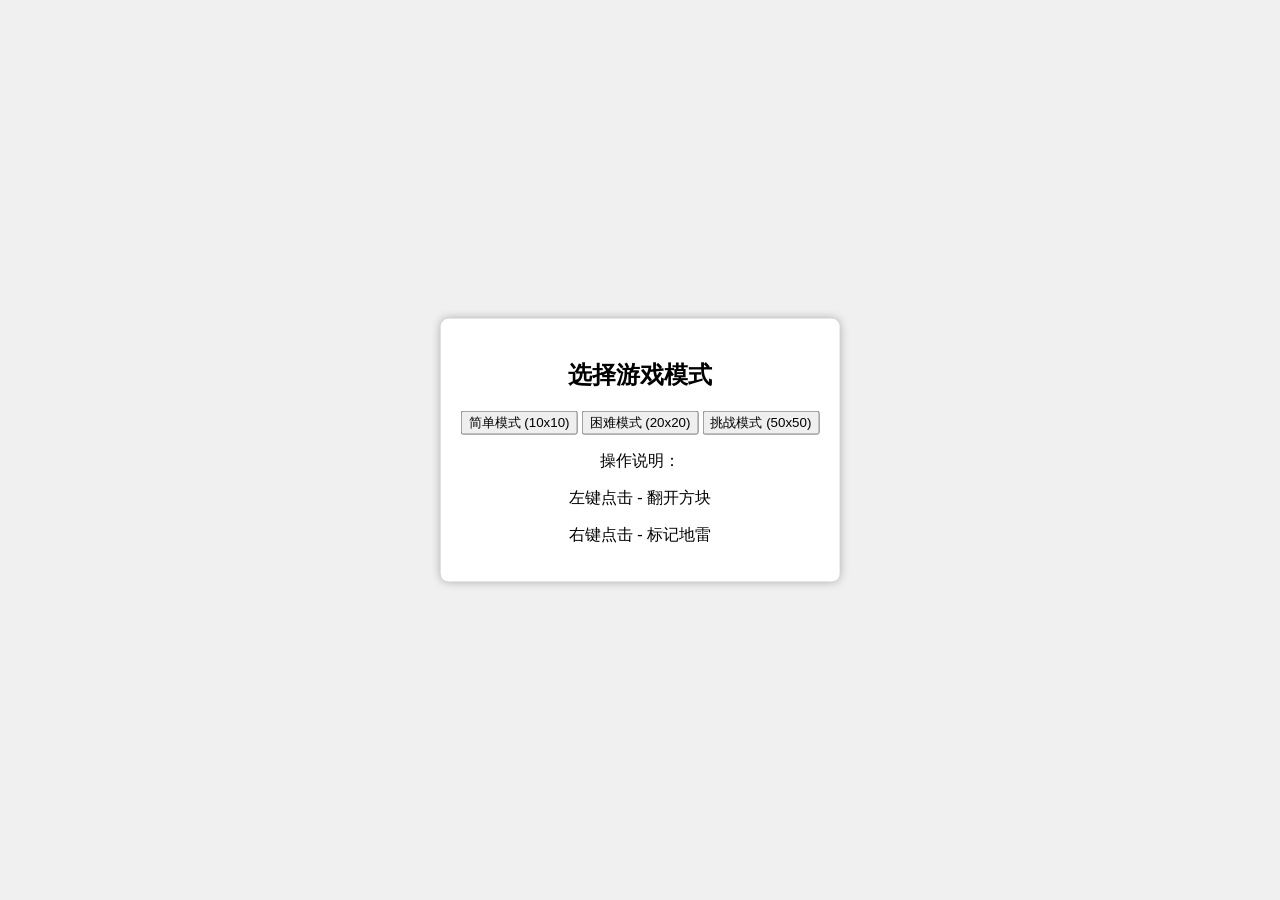
<file: index.html>
<!DOCTYPE html>
<html>
<head>
    <meta charset="UTF-8">
    <title>网页扫雷</title>
    <link rel="stylesheet" href="styles.css">
</head>
<body>
    <div id="modeDialog" class="dialog">
        <h2>选择游戏模式</h2>
        <button onclick="initGame(10, 10, 15)">简单模式 (10x10)</button>
        <button onclick="initGame(20, 20, 50)">困难模式 (20x20)</button>
        <button onclick="initGame(50, 50, 200)">挑战模式 (50x50)</button>
        <div class="instructions">
            <p>操作说明：</p>
            <p>左键点击 - 翻开方块</p>
            <p>右键点击 - 标记地雷</p>
        </div>
    </div>
    
    <div id="gameContainer">
        <div id="minesCounter">剩余地雷：<span id="minesLeft">0</span></div>
        <div id="grid"></div>
    </div>
    <script src="script.js"></script>
</body>
</html>
</file>
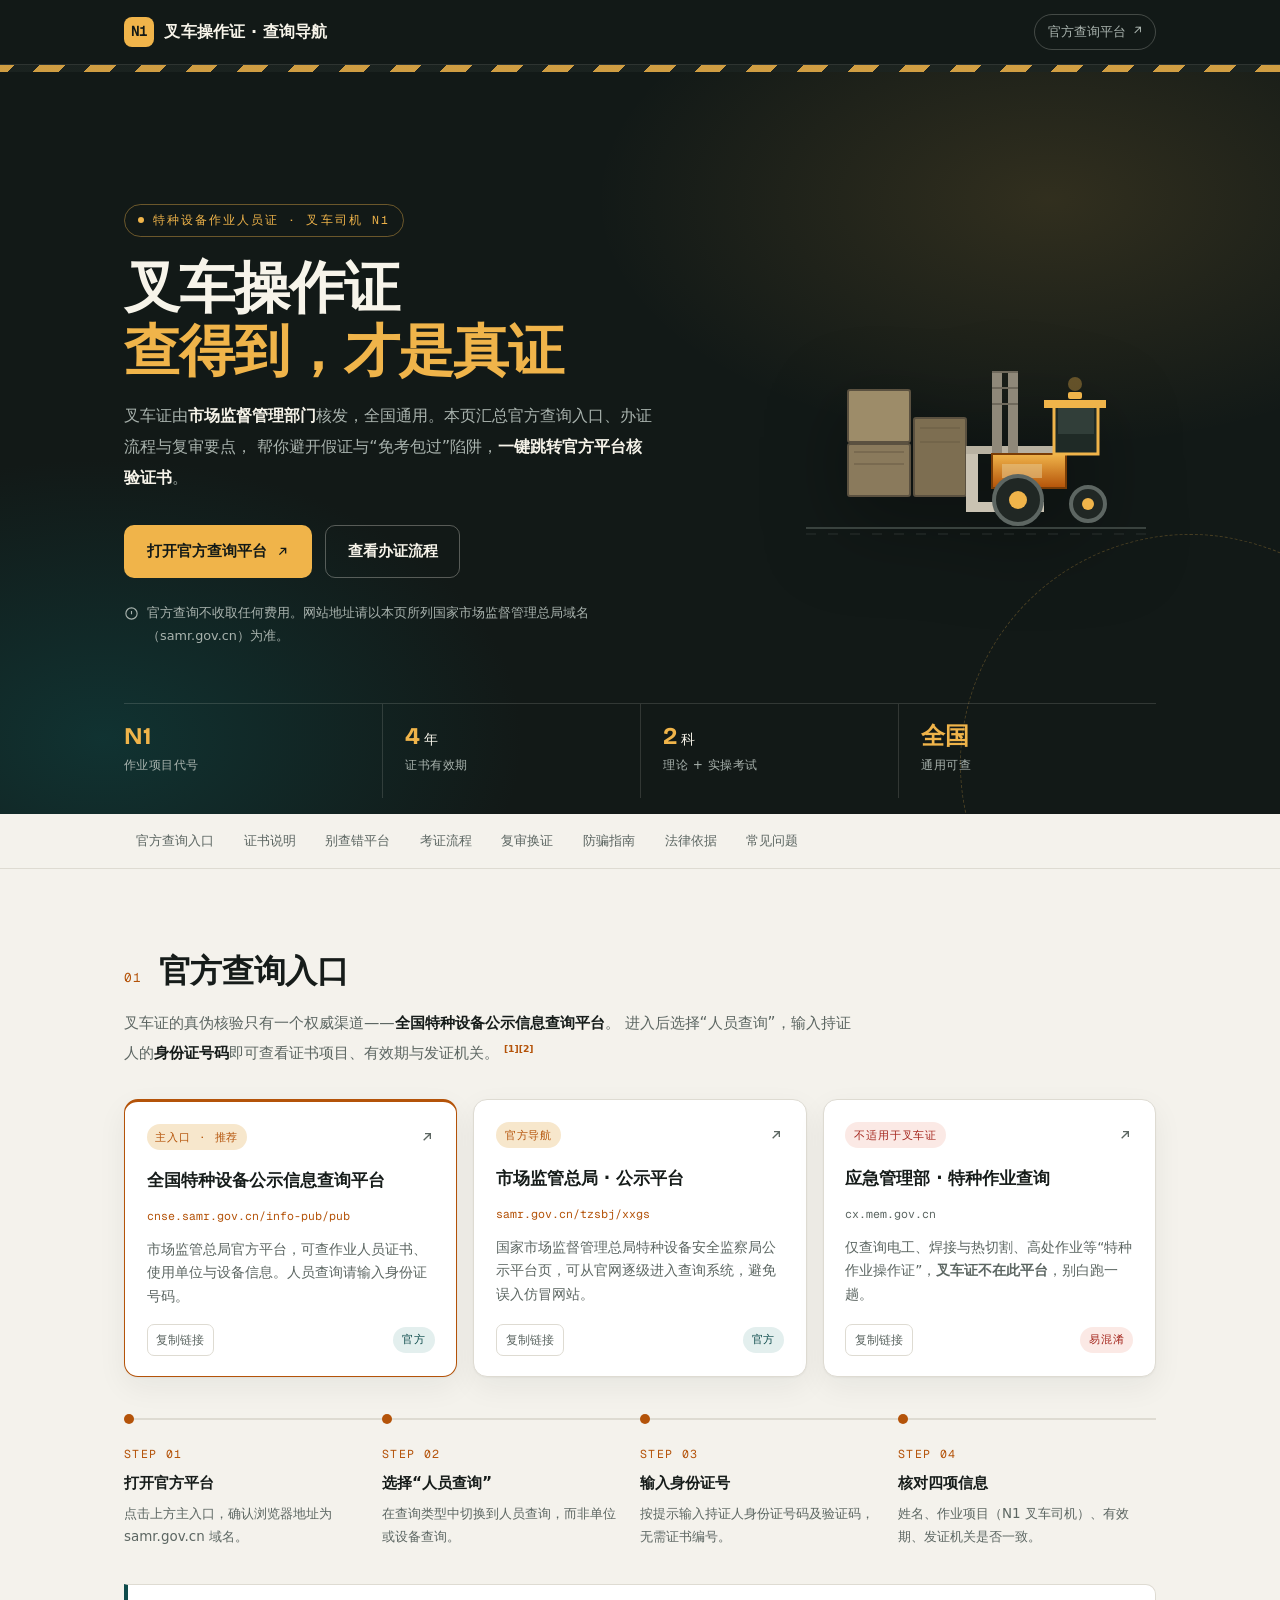
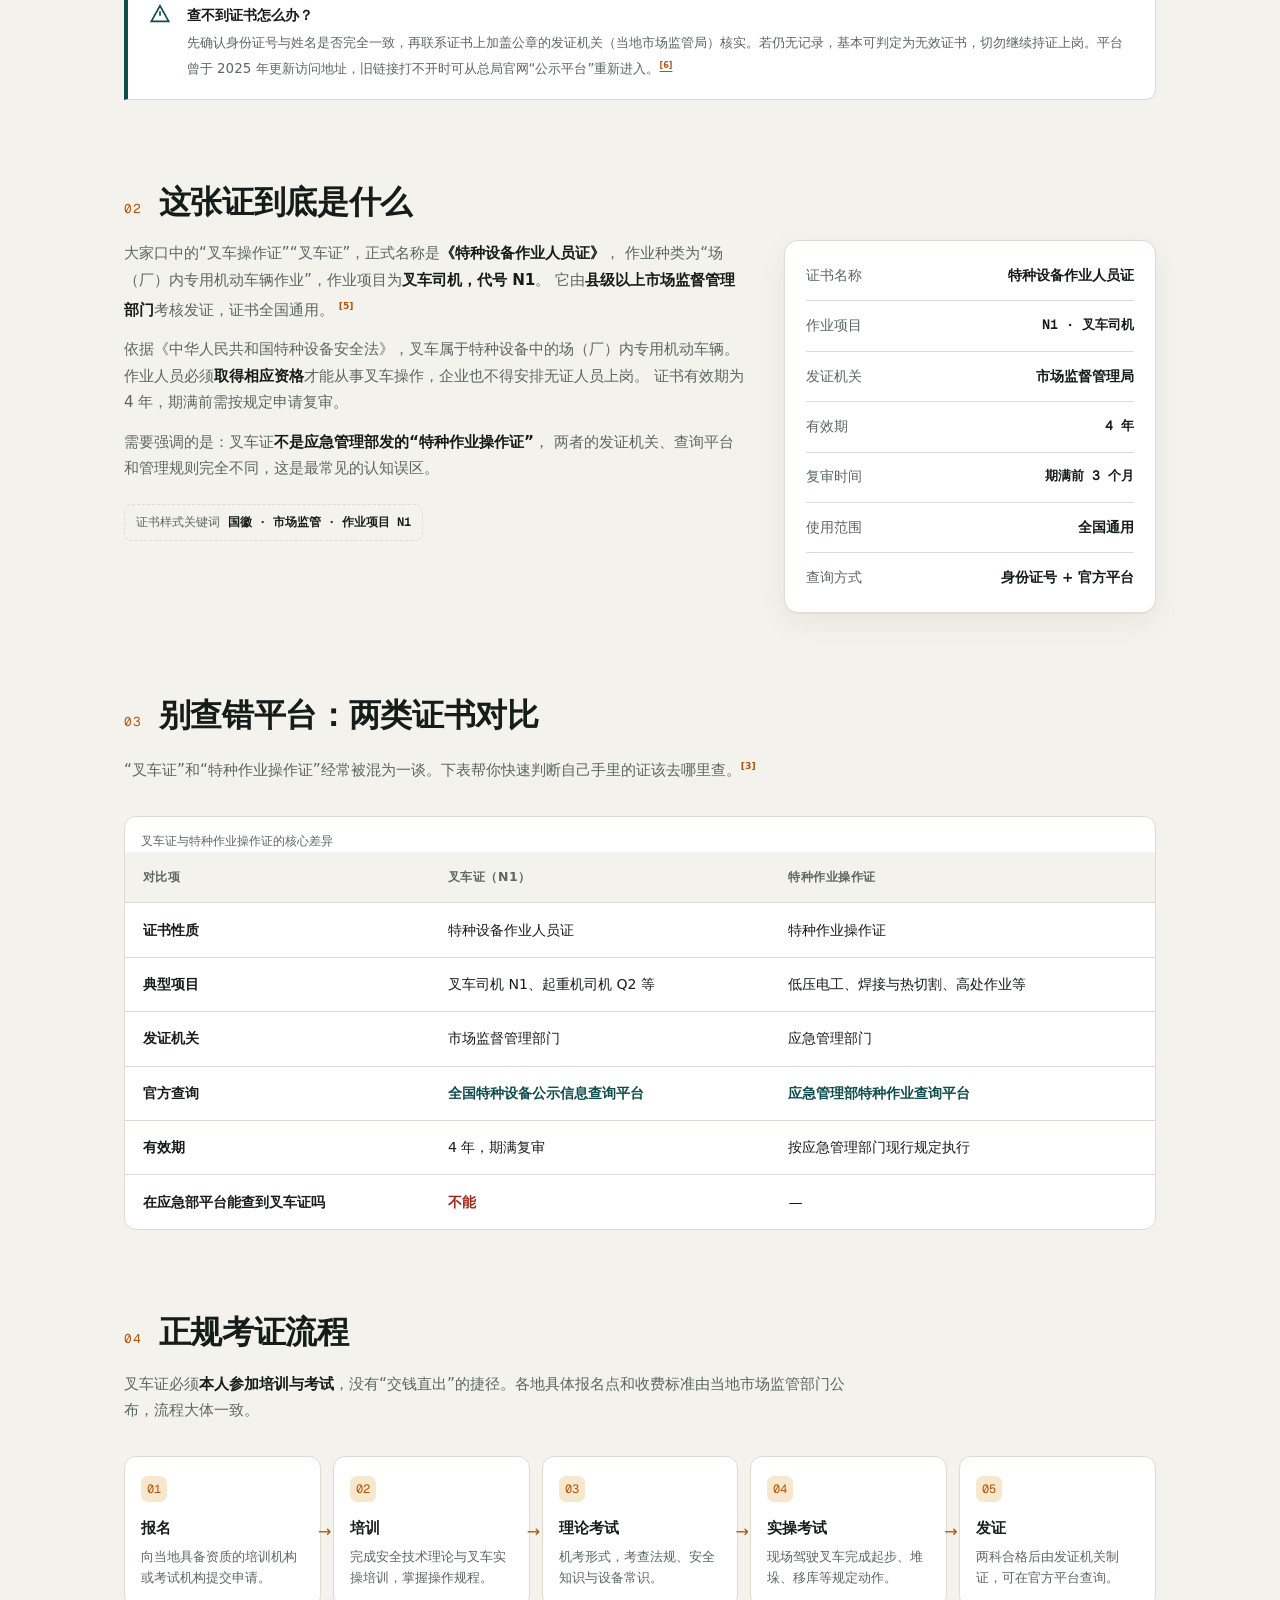
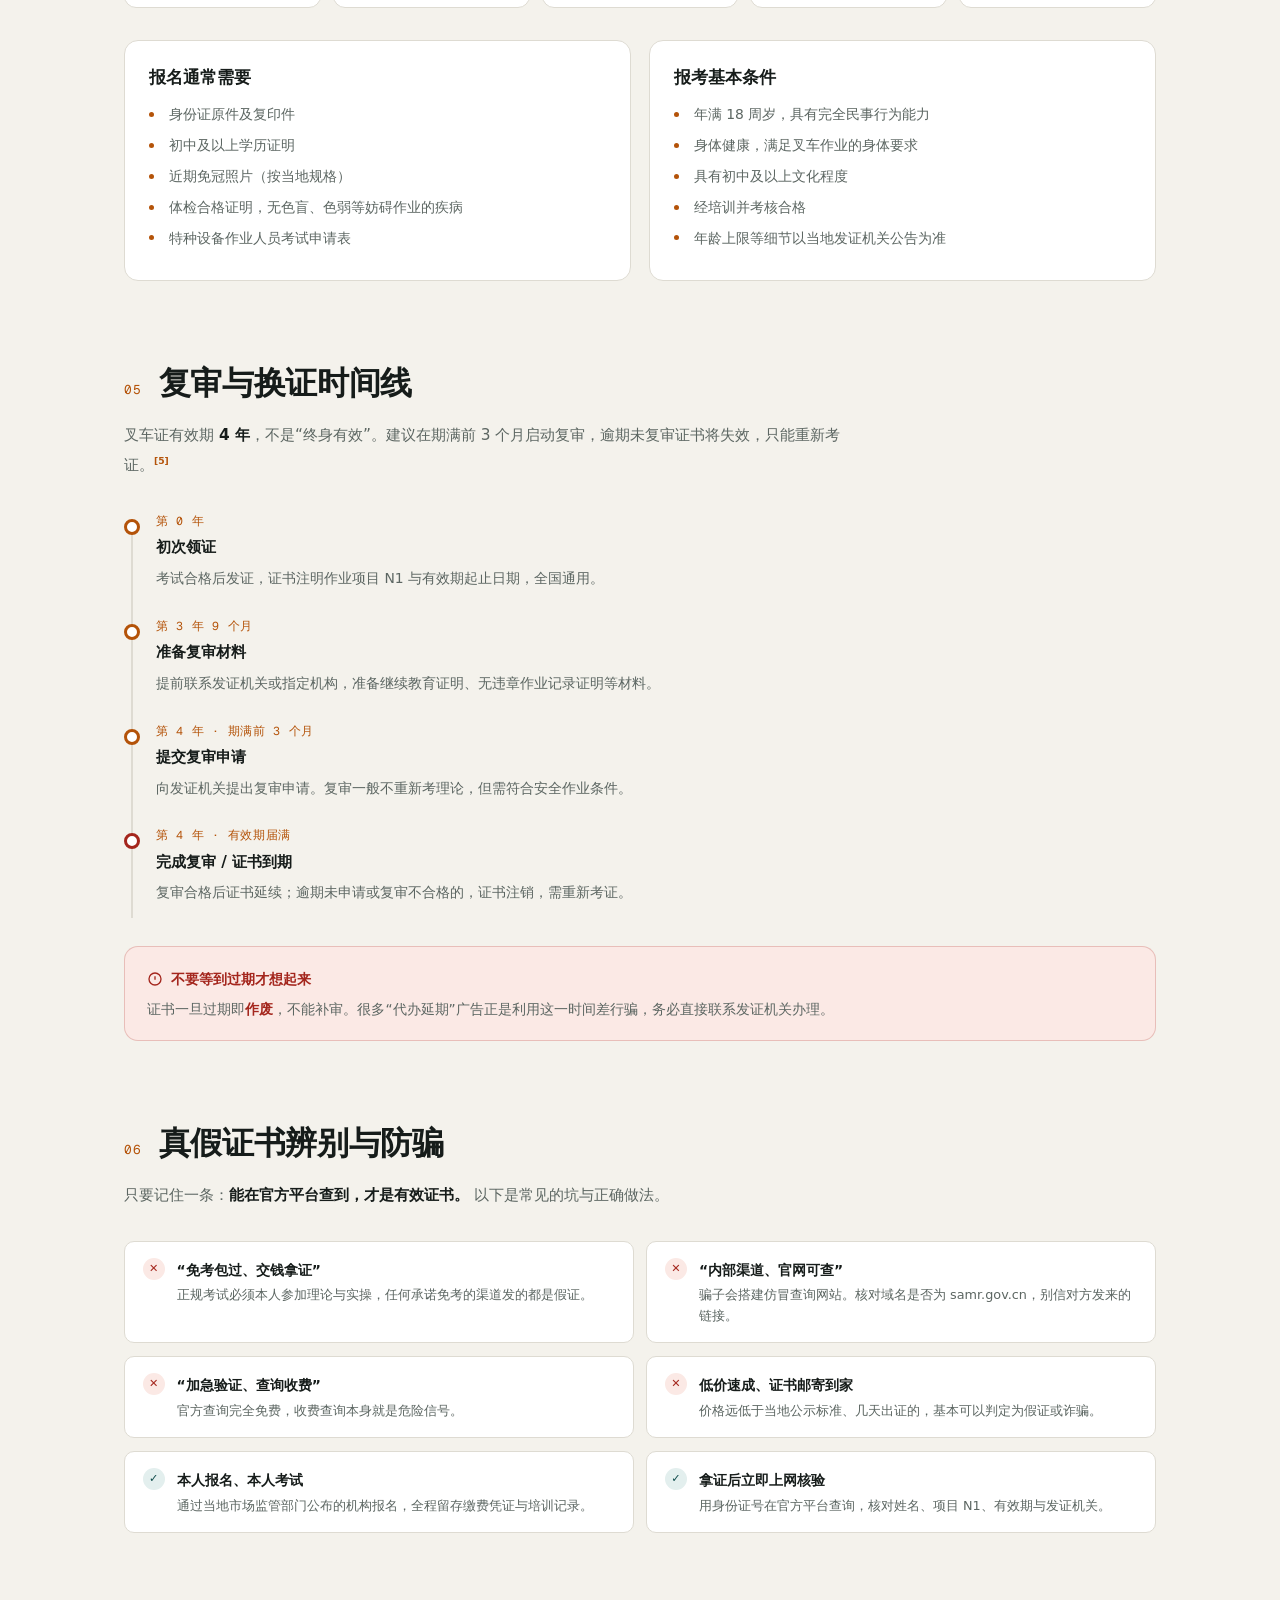
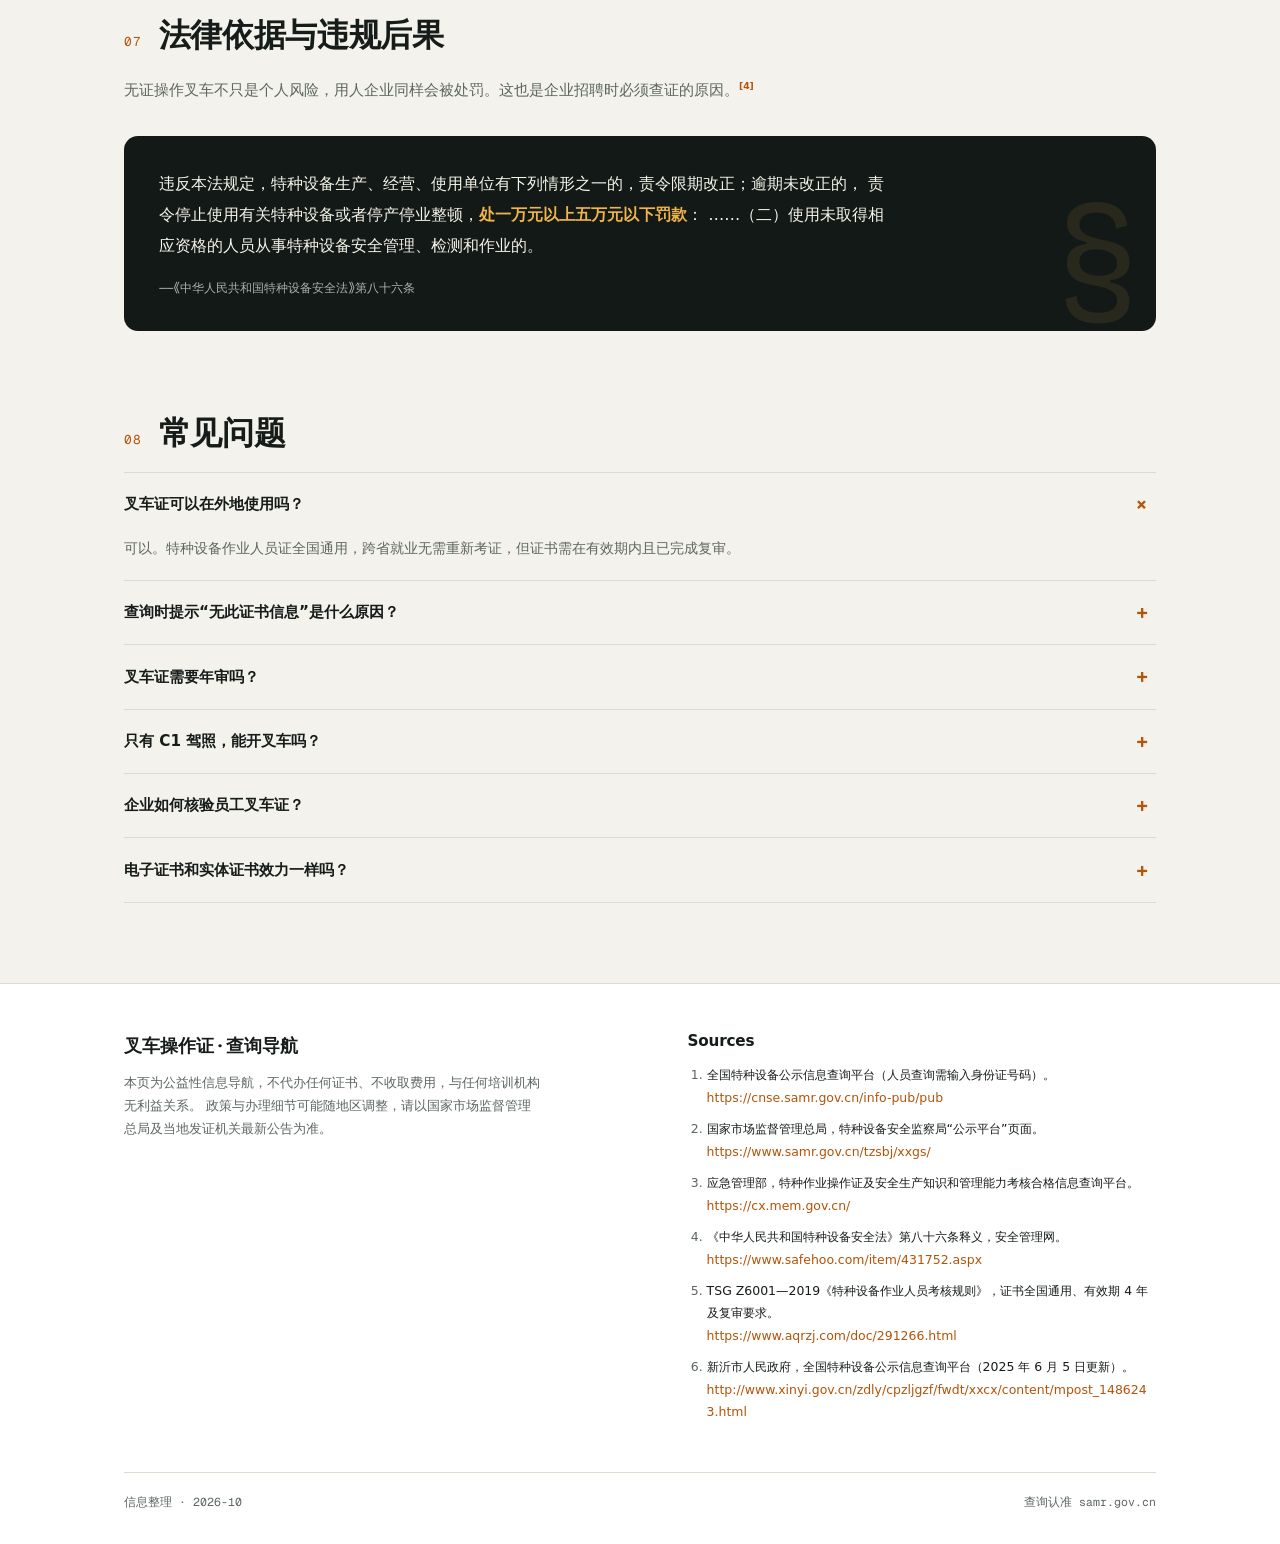
<file: forklift-cert/forklift-cert.html>
<!-- Generated by Trae Work -->
<!DOCTYPE html>
<html lang="zh-CN">
<head>
  <meta charset="UTF-8">
  <meta name="viewport" content="width=device-width, initial-scale=1.0">
  <title>叉车操作证查询与办证指南 | N1 特种设备作业人员证</title>
  <meta name="description" content="叉车操作证（N1 叉车司机）官方查询入口、证书说明、考证流程、复审换证与防骗指南，一键跳转全国特种设备公示信息查询平台。">

  <style>
    @font-face {
      font-family: 'Bricolage';
      src: url('./_shared/fonts/BricolageGrotesque-Regular.ttf') format('truetype');
      font-weight: 400;
      font-display: swap;
    }
    @font-face {
      font-family: 'Bricolage';
      src: url('./_shared/fonts/BricolageGrotesque-Bold.ttf') format('truetype');
      font-weight: 700;
      font-display: swap;
    }
    @font-face {
      font-family: 'GeistMono';
      src: url('./_shared/fonts/GeistMono-Regular.ttf') format('truetype');
      font-weight: 400;
      font-display: swap;
    }
  </style>

  <style>
    :root {
      --bg: #f4f2ec;
      --bg2: #ffffff;
      --ink: #161c1a;
      --muted: #5c6662;
      --rule: #dedbd2;
      --accent: #b45309;
      --accent-light: #f0b44a;
      --accent-soft: #f7e7cc;
      --accent2: #0f4c4c;
      --hero: #121917;
      --hero-ink: #f7f4ea;
      --hero-muted: #a9b3ae;
      --danger: #a4261d;
      --danger-soft: #fbe9e5;
      --white: #ffffff;
      --hero-stripe: #1c2421;
      --accent-hover: #f7c869;
      --accent2-soft: #e3efee;
      --print-accent: #8a4a00;
      --font: "Noto Sans SC", "Noto Sans CJK SC", "Source Han Sans SC", "PingFang SC", "Hiragino Sans GB", "Microsoft YaHei", system-ui, sans-serif;
      --font-display: "Bricolage", "Noto Sans SC", "Noto Sans CJK SC", "PingFang SC", "Microsoft YaHei", sans-serif;
      --font-mono: "GeistMono", "SFMono-Regular", Consolas, monospace;
      --max: 1080px;
      --radius: 14px;
      --shadow: 0 1px 2px rgba(22, 28, 26, .04), 0 10px 30px rgba(22, 28, 26, .06);
    }

    *, *::before, *::after { box-sizing: border-box; margin: 0; padding: 0; }
    html { font-size: 16px; scroll-behavior: smooth; scroll-padding-top: 84px; }
    body {
      font-family: var(--font);
      color: var(--ink);
      background: var(--bg);
      line-height: 1.75;
      -webkit-font-smoothing: antialiased;
    }
    a { color: inherit; text-decoration: none; }
    img, svg { display: block; max-width: 100%; }
    .wrap { max-width: var(--max); margin: 0 auto; padding: 0 1.5rem; }
    .skip-link {
      position: absolute; left: -9999px; top: 0; z-index: 200;
      background: var(--accent); color: var(--white); padding: .6rem 1rem; border-radius: 0 0 8px 0;
    }
    .skip-link:focus { left: 0; }
    :focus-visible { outline: 3px solid var(--accent); outline-offset: 3px; }

    /* ---------- Top bar ---------- */
    .site-head {
      background: var(--hero);
      color: var(--hero-ink);
      border-bottom: 1px solid rgba(247, 244, 234, .12);
    }
    .site-head .wrap {
      display: flex; align-items: center; justify-content: space-between;
      gap: 1rem; height: 64px;
    }
    .brand { display: flex; align-items: center; gap: .65rem; font-weight: 700; letter-spacing: .01em; }
    .brand-mark {
      width: 30px; height: 30px; border-radius: 8px;
      background: var(--accent-light); color: var(--hero);
      display: grid; place-items: center; font-family: var(--font-mono);
      font-size: .85rem; font-weight: 700;
    }
    .head-link {
      font-size: .82rem; color: var(--hero-muted); font-family: var(--font-mono);
      border: 1px solid rgba(247, 244, 234, .22); border-radius: 999px; padding: .35rem .8rem;
      transition: color .2s, border-color .2s;
    }
    .head-link:hover { color: var(--hero-ink); border-color: var(--accent-light); }

    /* ---------- Hero ---------- */
    .hero {
      position: relative;
      background:
        radial-gradient(700px 380px at 82% 18%, rgba(240, 180, 74, .14), transparent 65%),
        radial-gradient(600px 400px at 8% 90%, rgba(15, 76, 76, .5), transparent 70%),
        var(--hero);
      color: var(--hero-ink);
      overflow: hidden;
    }
    .hero::before {
      content: "";
      position: absolute; inset: 0 0 auto 0; height: 7px;
      background: repeating-linear-gradient(-45deg, var(--accent-light) 0 18px, var(--hero-stripe) 18px 36px);
      opacity: .85;
    }
    .hero::after {
      content: "";
      position: absolute; right: -140px; bottom: -180px;
      width: 460px; height: 460px; border-radius: 50%;
      border: 1px dashed rgba(240, 180, 74, .25);
      pointer-events: none;
    }
    .hero-inner {
      position: relative; z-index: 1;
      display: grid; grid-template-columns: 1.18fr .82fr;
      gap: 3rem; align-items: center;
      padding: 4.5rem 0 3.5rem;
    }
    .eyebrow {
      display: inline-flex; align-items: center; gap: .55rem;
      font-family: var(--font-mono); font-size: .72rem; letter-spacing: .18em;
      text-transform: uppercase; color: var(--accent-light);
      border: 1px solid rgba(240, 180, 74, .4); border-radius: 999px;
      padding: .32rem .8rem; margin-bottom: 1.35rem;
    }
    .eyebrow .dot { width: 6px; height: 6px; border-radius: 50%; background: var(--accent-light); }
    .hero h1 {
      font-family: var(--font-display);
      font-size: clamp(2.3rem, 5vw, 3.5rem);
      line-height: 1.12; letter-spacing: -.02em; font-weight: 700;
      margin-bottom: 1.1rem;
    }
    .hero h1 .accent { color: var(--accent-light); }
    .hero-lede {
      font-size: 1.02rem; color: var(--hero-muted); max-width: 33rem; line-height: 1.9;
    }
    .hero-lede strong { color: var(--hero-ink); font-weight: 600; }
    .hero-actions { display: flex; flex-wrap: wrap; gap: .8rem; margin-top: 1.9rem; }
    .btn {
      display: inline-flex; align-items: center; gap: .5rem;
      padding: .8rem 1.35rem; border-radius: 10px; font-size: .93rem; font-weight: 600;
      border: 1px solid transparent; transition: transform .18s, background .18s, border-color .18s, color .18s;
    }
    .btn:hover { transform: translateY(-2px); }
    .btn-primary { background: var(--accent-light); color: var(--hero); }
    .btn-primary:hover { background: var(--accent-hover); }
    .btn-ghost { border-color: rgba(247, 244, 234, .3); color: var(--hero-ink); }
    .btn-ghost:hover { border-color: var(--accent-light); color: var(--accent-light); }
    .hero-note {
      margin-top: 1.5rem; display: flex; gap: .5rem; align-items: flex-start;
      font-size: .8rem; color: var(--hero-muted); max-width: 34rem;
    }
    .hero-note svg { flex: none; margin-top: .25rem; }

    .hero-art {
      justify-self: end; width: 100%; max-width: 360px;
      filter: drop-shadow(0 20px 40px rgba(0, 0, 0, .35));
    }

    .hero-stats {
      position: relative; z-index: 1;
      display: grid; grid-template-columns: repeat(4, 1fr);
      border-top: 1px solid rgba(247, 244, 234, .14);
    }
    .stat { padding: 1.15rem 0 1.35rem; }
    .stat + .stat { border-left: 1px solid rgba(247, 244, 234, .14); padding-left: 1.4rem; }
    .stat-num {
      font-family: var(--font-display); font-size: 1.5rem; font-weight: 700;
      color: var(--accent-light); line-height: 1.2;
    }
    .stat-num small { font-size: .85rem; font-family: var(--font); font-weight: 500; color: var(--hero-ink); margin-left: .2rem; }
    .stat-label { font-size: .76rem; color: var(--hero-muted); margin-top: .25rem; letter-spacing: .04em; }

    /* ---------- Sticky nav ---------- */
    .toc {
      position: sticky; top: 0; z-index: 50;
      background: rgba(244, 242, 236, .88);
      backdrop-filter: blur(12px);
      -webkit-backdrop-filter: blur(12px);
      border-bottom: 1px solid var(--rule);
    }
    .toc-inner { display: flex; gap: .35rem; overflow-x: auto; padding: .6rem 1.5rem; scrollbar-width: thin; scrollbar-color: var(--accent) transparent; }
    .toc-inner::-webkit-scrollbar { height: 3px; }
    .toc-inner::-webkit-scrollbar-thumb { background: var(--accent); border-radius: 99px; }
    .toc-inner::-webkit-scrollbar-track { background: transparent; }
    .toc a {
      flex: none; font-size: .82rem; color: var(--muted);
      padding: .38rem .75rem; border-radius: 8px; white-space: nowrap;
      transition: background .2s, color .2s;
    }
    .toc a:hover { background: var(--accent-soft); color: var(--accent); }

    /* ---------- Sections ---------- */
    main { padding: 1rem 0 0; }
    section { padding: 4.2rem 0 1rem; }
    .sec-head { display: flex; align-items: baseline; gap: 1rem; margin-bottom: 1.1rem; }
    .sec-num {
      font-family: var(--font-mono); font-size: .8rem; color: var(--accent);
      letter-spacing: .1em; padding-top: .2rem;
    }
    h2 {
      font-family: var(--font-display); font-size: clamp(1.5rem, 2.6vw, 2rem);
      line-height: 1.25; letter-spacing: -.01em; font-weight: 700;
    }
    .sec-lede { color: var(--muted); max-width: 46rem; margin-bottom: 2rem; font-size: .96rem; }
    .sec-lede strong { color: var(--ink); font-weight: 600; }
    h3 { font-size: 1.04rem; font-weight: 700; margin-bottom: .4rem; }
    p + p { margin-top: .8rem; }
    .key { background: none; color: var(--accent); font-weight: 600; }

    /* ---------- Link cards ---------- */
    .link-grid { display: grid; grid-template-columns: repeat(3, 1fr); gap: 1rem; }
    .link-card {
      position: relative; display: flex; flex-direction: column;
      background: var(--bg2); border: 1px solid var(--rule); border-radius: var(--radius);
      padding: 1.4rem 1.35rem 1.25rem; box-shadow: var(--shadow);
      transition: transform .2s, box-shadow .2s, border-color .2s;
    }
    .link-card:hover { transform: translateY(-4px); border-color: var(--accent); box-shadow: 0 14px 40px rgba(22, 28, 26, .1); }
    .link-card.featured { border-color: var(--accent); border-top: 3px solid var(--accent); }
    .card-top { display: flex; align-items: center; justify-content: space-between; gap: .5rem; margin-bottom: .95rem; }
    .tag {
      font-family: var(--font-mono); font-size: .68rem; letter-spacing: .08em;
      padding: .22rem .55rem; border-radius: 999px;
      background: var(--accent-soft); color: var(--accent); white-space: nowrap;
    }
    .tag.official { background: var(--accent2-soft); color: var(--accent2); }
    .tag.warn { background: var(--danger-soft); color: var(--danger); }
    .card-arrow { color: var(--muted); transition: color .2s, transform .2s; }
    .link-card:hover .card-arrow { color: var(--accent); transform: translate(2px, -2px); }
    .link-card h3 { font-size: 1.06rem; }
    .link-card .url {
      font-family: var(--font-mono); font-size: .72rem; color: var(--accent);
      word-break: break-all; margin: .3rem 0 .7rem;
    }
    .link-card .url.dim { color: var(--muted); }
    .link-card p { font-size: .86rem; color: var(--muted); line-height: 1.7; }
    .card-foot { display: flex; align-items: center; justify-content: space-between; gap: .6rem; margin-top: auto; padding-top: 1rem; }
    .copy-btn {
      display: inline-flex; align-items: center; gap: .35rem;
      font-family: var(--font-mono); font-size: .72rem; color: var(--muted);
      background: transparent; border: 1px solid var(--rule); border-radius: 7px;
      padding: .3rem .55rem; cursor: pointer; transition: all .2s;
    }
    .copy-btn:hover { border-color: var(--accent); color: var(--accent); }
    .copy-btn.done { border-color: var(--accent2); color: var(--accent2); }

    /* ---------- Query steps ---------- */
    .steps { display: grid; grid-template-columns: repeat(4, 1fr); gap: 0; margin-top: 2.6rem; }
    .step { position: relative; padding: 1.5rem 1.2rem 0 0; border-top: 2px solid var(--rule); }
    .step::before {
      content: ""; position: absolute; top: -6px; left: 0;
      width: 10px; height: 10px; border-radius: 50%; background: var(--accent);
    }
    .step-num {
      font-family: var(--font-mono); font-size: .72rem; color: var(--accent); letter-spacing: .12em;
    }
    .step h3 { margin: .35rem 0 .4rem; font-size: .96rem; }
    .step p { font-size: .84rem; color: var(--muted); line-height: 1.7; }

    .notice {
      margin-top: 2.2rem; display: grid; grid-template-columns: auto 1fr; gap: 1rem;
      background: var(--bg2); border: 1px solid var(--rule); border-left: 4px solid var(--accent2);
      border-radius: 0 10px 10px 0; padding: 1.1rem 1.3rem;
    }
    .notice .ico { color: var(--accent2); }
    .notice h4 { font-size: .9rem; margin-bottom: .25rem; }
    .notice p { font-size: .84rem; color: var(--muted); line-height: 1.7; }
    .notice a { color: var(--accent); text-decoration: underline; text-underline-offset: 3px; }

    /* ---------- About ---------- */
    .about-grid { display: grid; grid-template-columns: 1.25fr .75fr; gap: 2.5rem; align-items: start; }
    .about-grid p { color: var(--muted); font-size: .95rem; }
    .about-grid p strong { color: var(--ink); }
    .fact-card {
      background: var(--bg2); border: 1px solid var(--rule); border-radius: var(--radius);
      padding: .6rem 1.3rem; box-shadow: var(--shadow);
    }
    .fact-row { display: flex; justify-content: space-between; gap: 1rem; padding: .8rem 0; font-size: .85rem; }
    .fact-row + .fact-row { border-top: 1px solid var(--rule); }
    .fact-row dt { color: var(--muted); flex: none; }
    .fact-row dd { text-align: right; font-weight: 600; font-family: var(--font-mono); font-size: .8rem; }
    .fact-row dd.cn { font-family: var(--font); font-size: .85rem; font-weight: 600; }
    .cid-badge {
      display: inline-flex; align-items: center; gap: .5rem; margin-top: 1.4rem;
      font-family: var(--font-mono); font-size: .72rem; color: var(--muted);
      border: 1px dashed var(--rule); border-radius: 8px; padding: .45rem .7rem;
    }
    .cid-badge b { color: var(--ink); }

    /* ---------- Table ---------- */
    .table-wrap { overflow-x: auto; overflow-y: auto; max-height: 600px; border: 1px solid var(--rule); border-radius: 12px; background: var(--bg2); }
    table { width: 100%; border-collapse: collapse; font-size: .88rem; }
    caption { text-align: left; font-size: .78rem; color: var(--muted); padding: .8rem 1rem 0; }
    th, td { padding: .9rem 1.1rem; text-align: left; vertical-align: top; border-bottom: 1px solid var(--rule); }
    th { font-size: .78rem; letter-spacing: .04em; color: var(--muted); font-weight: 600; background: var(--bg); position: sticky; top: 0; }
    tbody tr:last-child td { border-bottom: none; }
    td strong { font-weight: 700; }
    .yes { color: var(--accent2); font-weight: 700; }
    .no { color: var(--danger); font-weight: 700; }

    /* ---------- Process ---------- */
    .flow { display: grid; grid-template-columns: repeat(5, 1fr); gap: .75rem; margin-bottom: 2rem; }
    .flow-item {
      background: var(--bg2); border: 1px solid var(--rule); border-radius: 12px;
      padding: 1.2rem 1rem 1.1rem; position: relative;
    }
    .flow-item::after {
      content: "→"; position: absolute; right: -0.72rem; top: 50%; transform: translateY(-50%);
      color: var(--accent); font-size: 1rem; z-index: 1;
    }
    .flow-item:last-child::after { display: none; }
    .flow-num {
      width: 26px; height: 26px; border-radius: 7px; display: grid; place-items: center;
      font-family: var(--font-mono); font-size: .75rem; background: var(--accent-soft); color: var(--accent);
      margin-bottom: .8rem;
    }
    .flow-item h3 { font-size: .92rem; }
    .flow-item p { font-size: .79rem; color: var(--muted); margin-top: .3rem; line-height: 1.65; }

    .two-col { display: grid; grid-template-columns: 1fr 1fr; gap: 1.1rem; }
    .panel {
      background: var(--bg2); border: 1px solid var(--rule); border-radius: var(--radius);
      padding: 1.4rem 1.5rem;
    }
    .panel h3 { display: flex; align-items: center; gap: .5rem; margin-bottom: .7rem; }
    .panel ul { list-style: none; }
    .panel li {
      position: relative; padding-left: 1.25rem; font-size: .87rem; color: var(--muted);
      margin-bottom: .45rem; line-height: 1.7;
    }
    .panel li::before { content: ""; position: absolute; left: 0; top: .62em; width: 5px; height: 5px; border-radius: 50%; background: var(--accent); }

    /* ---------- Timeline ---------- */
    .timeline { position: relative; margin: 1rem 0 0; padding-left: 1.8rem; }
    .timeline::before { content: ""; position: absolute; left: 7px; top: 8px; bottom: 12px; width: 2px; background: var(--rule); }
    .tl-item { position: relative; padding: 0 0 1.6rem .2rem; }
    .tl-item::before {
      content: ""; position: absolute; left: -1.8rem; top: .5rem;
      width: 16px; height: 16px; border-radius: 50%; background: var(--bg2);
      border: 3px solid var(--accent);
    }
    .tl-item:last-child::before { border-color: var(--danger); }
    .tl-time { font-family: var(--font-mono); font-size: .72rem; color: var(--accent); letter-spacing: .06em; }
    .tl-item h3 { font-size: .96rem; margin: .2rem 0 .3rem; }
    .tl-item p { font-size: .87rem; color: var(--muted); }

    .warning {
      background: var(--danger-soft); border: 1px solid rgba(164, 38, 29, .22);
      border-radius: var(--radius); padding: 1.2rem 1.4rem; margin-top: 1rem;
    }
    .warning h4 { color: var(--danger); font-size: .9rem; margin-bottom: .3rem; display: flex; gap: .45rem; align-items: center; }
    .warning p { font-size: .86rem; color: var(--muted); }
    .warning strong { color: var(--danger); }

    /* ---------- Scam checklist ---------- */
    .check-grid { display: grid; grid-template-columns: 1fr 1fr; gap: .8rem; margin-top: 1.4rem; }
    .check-item {
      display: flex; gap: .75rem; align-items: flex-start;
      background: var(--bg2); border: 1px solid var(--rule); border-radius: 10px; padding: 1rem 1.1rem;
    }
    .check-item .mark { flex: none; width: 22px; height: 22px; border-radius: 50%; display: grid; place-items: center; font-size: .7rem; font-weight: 700; }
    .check-item.bad .mark { background: var(--danger-soft); color: var(--danger); }
    .check-item.good .mark { background: var(--accent2-soft); color: var(--accent2); }
    .check-item h4 { font-size: .87rem; margin-bottom: .15rem; }
    .check-item p { font-size: .8rem; color: var(--muted); line-height: 1.65; }

    /* ---------- Law quote ---------- */
    .law {
      background: var(--hero); color: var(--hero-ink); border-radius: var(--radius);
      padding: 2rem 2.2rem; margin-top: 1.5rem; position: relative; overflow: hidden;
    }
    .law::before {
      content: "§"; position: absolute; right: 1.2rem; top: -.6rem;
      font-family: var(--font-display); font-size: 9rem; color: rgba(240, 180, 74, .1);
    }
    .law blockquote { position: relative; font-size: 1rem; line-height: 1.95; max-width: 46rem; }
    .law blockquote strong { color: var(--accent-light); }
    .law cite { display: block; margin-top: 1rem; font-style: normal; font-size: .78rem; color: var(--hero-muted); font-family: var(--font-mono); }

    /* ---------- FAQ ---------- */
    .faq { border-top: 1px solid var(--rule); }
    details { border-bottom: 1px solid var(--rule); }
    summary {
      list-style: none; cursor: pointer; padding: 1.15rem .5rem 1.15rem 0;
      display: flex; align-items: center; justify-content: space-between; gap: 1rem;
      font-size: .95rem; font-weight: 600;
    }
    summary::-webkit-details-marker { display: none; }
    summary .plus { flex: none; color: var(--accent); font-size: 1.2rem; line-height: 1; transition: transform .2s; font-family: var(--font-mono); }
    details[open] summary .plus { transform: rotate(45deg); }
    details .answer { padding: 0 2rem 1.2rem 0; font-size: .88rem; color: var(--muted); }
    details .answer a { color: var(--accent); text-decoration: underline; text-underline-offset: 3px; }

    /* ---------- Footer ---------- */
    footer { margin-top: 4rem; background: var(--bg2); border-top: 1px solid var(--rule); padding: 3rem 0 2rem; }
    .foot-grid { display: grid; grid-template-columns: 1.1fr 1fr; gap: 3rem; }
    .foot-brand { font-family: var(--font-display); font-size: 1.1rem; font-weight: 700; margin-bottom: .5rem; }
    .foot-note { font-size: .8rem; color: var(--muted); line-height: 1.8; max-width: 26rem; }
    .sources h2 { font-size: .95rem; font-family: var(--font); margin-bottom: .8rem; }
    .sources ol { padding-left: 1.2rem; font-size: .78rem; color: var(--muted); }
    .sources li { margin-bottom: .55rem; overflow-wrap: break-word; word-break: break-all; }
    .sources .src-title { color: var(--ink); word-break: normal; }
    .sources .src-url { display: block; margin-top: .1rem; color: var(--accent); }
    sup a { color: var(--accent); text-decoration: none; font-size: .72em; font-weight: 600; }
    sup a:hover { text-decoration: underline; }
    .foot-bottom {
      margin-top: 2.5rem; padding-top: 1.2rem; border-top: 1px solid var(--rule);
      display: flex; justify-content: space-between; gap: 1rem; flex-wrap: wrap;
      font-size: .72rem; color: var(--muted); font-family: var(--font-mono);
    }

    /* ---------- Responsive ---------- */
    @media (max-width: 900px) {
      .hero-inner { grid-template-columns: 1fr; gap: 2rem; padding: 3.5rem 0 2.5rem; }
      .hero-art { max-width: 280px; justify-self: start; }
      .hero-stats { grid-template-columns: repeat(2, 1fr); }
      .stat:nth-child(3) { border-left: none; }
      .stat:nth-child(n+3) { border-top: 1px solid rgba(247, 244, 234, .14); }
      .link-grid { grid-template-columns: 1fr; }
      .steps { grid-template-columns: 1fr 1fr; row-gap: 2rem; }
      .flow { grid-template-columns: 1fr 1fr; }
      .flow-item::after { display: none; }
      .about-grid, .two-col, .foot-grid { grid-template-columns: 1fr; gap: 1.5rem; }
      .check-grid { grid-template-columns: 1fr; }
    }
    @media (max-width: 600px) {
      html { font-size: 15px; }
      .wrap { padding: 0 1.1rem; }
      section { padding: 3rem 0 .5rem; }
      .steps { grid-template-columns: 1fr; row-gap: 1.6rem; }
      .flow { grid-template-columns: 1fr; }
      .hero-actions .btn { flex: 1; justify-content: center; }
      .law { padding: 1.6rem 1.4rem; }
      .sec-head { gap: .7rem; }
      table { min-width: 620px; }
    }
    @media (prefers-reduced-motion: reduce) {
      html { scroll-behavior: auto; }
      * { animation: none !important; transition: none !important; }
    }

    /* ---------- Print ---------- */
    @media print {
      .toc, .hero-art, .copy-btn, .head-link { display: none !important; }
      body { background: #fff; }
      .hero { background: #fff; color: #000; }
      .hero::before, .hero::after { display: none; }
      .hero-lede, .stat-label, .hero-note { color: #333; }
      .hero h1 .accent, .stat-num { color: var(--print-accent); }
      a { color: inherit; }
      section { page-break-inside: avoid; }
      footer { page-break-before: always; }
    }
  </style>
</head>
<body>
  <a class="skip-link" href="#main">跳到主要内容</a>

  <header class="site-head">
    <div class="wrap">
      <div class="brand">
        <span class="brand-mark">N1</span>
        <span>叉车操作证 · 查询导航</span>
      </div>
      <a class="head-link" href="https://cnse.samr.gov.cn/info-pub/pub" target="_blank" rel="noopener">官方查询平台 ↗</a>
    </div>
  </header>

  <section class="hero" aria-labelledby="hero-title">
    <div class="wrap">
      <div class="hero-inner">
        <div>
          <div class="eyebrow"><span class="dot"></span> 特种设备作业人员证 · 叉车司机 N1</div>
          <h1 id="hero-title">叉车操作证<br><span class="accent">查得到，才是真证</span></h1>
          <p class="hero-lede">
            叉车证由<strong>市场监督管理部门</strong>核发，全国通用。本页汇总官方查询入口、办证流程与复审要点，
            帮你避开假证与“免考包过”陷阱，<strong>一键跳转官方平台核验证书</strong>。
          </p>
          <div class="hero-actions">
            <a class="btn btn-primary" href="https://cnse.samr.gov.cn/info-pub/pub" target="_blank" rel="noopener">
              打开官方查询平台
              <svg width="15" height="15" viewBox="0 0 24 24" fill="none" stroke="currentColor" stroke-width="2.2" aria-hidden="true"><path d="M7 17 17 7M9 7h8v8"/></svg>
            </a>
            <a class="btn btn-ghost" href="#process">查看办证流程</a>
          </div>
          <p class="hero-note">
            <svg width="15" height="15" viewBox="0 0 24 24" fill="none" stroke="currentColor" stroke-width="1.8" aria-hidden="true"><circle cx="12" cy="12" r="9"/><path d="M12 8v5M12 16.5v.01"/></svg>
            <span>官方查询不收取任何费用。网站地址请以本页所列国家市场监督管理总局域名（samr.gov.cn）为准。</span>
          </p>
        </div>

        <svg class="hero-art" viewBox="0 0 360 260" role="img" aria-label="叉车与货箱插画">
          <defs>
            <linearGradient id="bodyGrad" x1="0" y1="0" x2="0" y2="1">
              <stop offset="0" stop-color="#f0b44a"/>
              <stop offset="1" stop-color="#b45309"/>
            </linearGradient>
          </defs>
          <!-- floor -->
          <line x1="10" y1="232" x2="350" y2="232" stroke="#39423e" stroke-width="2"/>
          <line x1="10" y1="238" x2="350" y2="238" stroke="#2a312e" stroke-width="1" stroke-dasharray="10 12"/>
          <!-- boxes -->
          <g stroke="#5b5140" stroke-width="2" fill="#8a7a5c">
            <rect x="52" y="148" width="62" height="52" rx="2"/>
            <rect x="52" y="94" width="62" height="52" rx="2" fill="#9d8c69"/>
            <rect x="118" y="122" width="52" height="78" rx="2" fill="#7d6e51"/>
          </g>
          <path d="M58 156h50M58 168h50M124 132h40M124 146h40" stroke="#6b5e45" stroke-width="1.5" opacity=".7"/>
          <!-- forks -->
          <path d="M170 206h78v10h-78z" fill="#c9c2b2"/>
          <path d="M170 158h12v58h-12z" fill="#c9c2b2"/>
          <path d="M170 150h96v8h-96z" fill="#b8b1a1"/>
          <!-- mast -->
          <rect x="196" y="76" width="10" height="82" fill="#8f8879"/>
          <rect x="212" y="76" width="10" height="82" fill="#8f8879"/>
          <path d="M196 76h26M196 92h26M196 108h26" stroke="#6f695c" stroke-width="2"/>
          <!-- body -->
          <path d="M196 158h74v34h-74z" fill="url(#bodyGrad)" stroke="#7a3d06" stroke-width="2"/>
          <path d="M206 168h40v14h-40z" fill="#e8c98f" opacity=".55"/>
          <!-- cab -->
          <path d="M258 108h44v50h-44z" fill="#1f2a26" stroke="#f0b44a" stroke-width="3"/>
          <path d="M262 112h36v26h-36z" fill="#33413b" opacity=".9"/>
          <path d="M248 104h62v8h-62z" fill="#f0b44a"/>
          <!-- wheels -->
          <circle cx="222" cy="204" r="24" fill="#202724" stroke="#5d6662" stroke-width="4"/>
          <circle cx="222" cy="204" r="9" fill="#f0b44a"/>
          <circle cx="292" cy="208" r="17" fill="#202724" stroke="#5d6662" stroke-width="4"/>
          <circle cx="292" cy="208" r="6" fill="#f0b44a"/>
          <!-- beacon -->
          <rect x="272" y="96" width="14" height="7" rx="2" fill="#f0b44a"/>
          <circle cx="279" cy="88" r="7" fill="#f0b44a" opacity=".35"/>
        </svg>
      </div>

      <div class="hero-stats">
        <div class="stat">
          <div class="stat-num">N1</div>
          <div class="stat-label">作业项目代号</div>
        </div>
        <div class="stat">
          <div class="stat-num">4<small>年</small></div>
          <div class="stat-label">证书有效期</div>
        </div>
        <div class="stat">
          <div class="stat-num">2<small>科</small></div>
          <div class="stat-label">理论 + 实操考试</div>
        </div>
        <div class="stat">
          <div class="stat-num">全国</div>
          <div class="stat-label">通用可查</div>
        </div>
      </div>
    </div>
  </section>

  <nav class="toc" aria-label="页面导航">
    <div class="wrap toc-inner">
      <a href="#query">官方查询入口</a>
      <a href="#about">证书说明</a>
      <a href="#compare">别查错平台</a>
      <a href="#process">考证流程</a>
      <a href="#renew">复审换证</a>
      <a href="#scam">防骗指南</a>
      <a href="#law">法律依据</a>
      <a href="#faq">常见问题</a>
    </div>
  </nav>

  <main id="main">
    <div class="wrap">

      <!-- 01 -->
      <section id="query">
        <div class="sec-head">
          <span class="sec-num">01</span>
          <h2>官方查询入口</h2>
        </div>
        <p class="sec-lede">
          叉车证的真伪核验只有一个权威渠道——<strong>全国特种设备公示信息查询平台</strong>。
          进入后选择“人员查询”，输入持证人的<strong>身份证号码</strong>即可查看证书项目、有效期与发证机关。
          <sup><a href="#cite-1">[1]</a></sup><sup><a href="#cite-2">[2]</a></sup>
        </p>

        <div class="link-grid">
          <a class="link-card featured" href="https://cnse.samr.gov.cn/info-pub/pub" target="_blank" rel="noopener">
            <div class="card-top">
              <span class="tag">主入口 · 推荐</span>
              <svg class="card-arrow" width="16" height="16" viewBox="0 0 24 24" fill="none" stroke="currentColor" stroke-width="2" aria-hidden="true"><path d="M7 17 17 7M9 7h8v8"/></svg>
            </div>
            <h3>全国特种设备公示信息查询平台</h3>
            <div class="url">cnse.samr.gov.cn/info-pub/pub</div>
            <p>市场监管总局官方平台，可查作业人员证书、使用单位与设备信息。人员查询请输入身份证号码。</p>
            <div class="card-foot">
              <span class="copy-btn" data-copy="https://cnse.samr.gov.cn/info-pub/pub" role="button" tabindex="0" aria-live="polite">复制链接</span>
              <span class="tag official">官方</span>
            </div>
          </a>

          <a class="link-card" href="https://www.samr.gov.cn/tzsbj/xxgs/" target="_blank" rel="noopener">
            <div class="card-top">
              <span class="tag">官方导航</span>
              <svg class="card-arrow" width="16" height="16" viewBox="0 0 24 24" fill="none" stroke="currentColor" stroke-width="2" aria-hidden="true"><path d="M7 17 17 7M9 7h8v8"/></svg>
            </div>
            <h3>市场监管总局 · 公示平台</h3>
            <div class="url">samr.gov.cn/tzsbj/xxgs</div>
            <p>国家市场监督管理总局特种设备安全监察局公示平台页，可从官网逐级进入查询系统，避免误入仿冒网站。</p>
            <div class="card-foot">
              <span class="copy-btn" data-copy="https://www.samr.gov.cn/tzsbj/xxgs/" role="button" tabindex="0" aria-live="polite">复制链接</span>
              <span class="tag official">官方</span>
            </div>
          </a>

          <a class="link-card" href="https://cx.mem.gov.cn/" target="_blank" rel="noopener">
            <div class="card-top">
              <span class="tag warn">不适用于叉车证</span>
              <svg class="card-arrow" width="16" height="16" viewBox="0 0 24 24" fill="none" stroke="currentColor" stroke-width="2" aria-hidden="true"><path d="M7 17 17 7M9 7h8v8"/></svg>
            </div>
            <h3>应急管理部 · 特种作业查询</h3>
            <div class="url dim">cx.mem.gov.cn</div>
            <p>仅查询电工、焊接与热切割、高处作业等“特种作业操作证”，<strong>叉车证不在此平台</strong>，别白跑一趟。</p>
            <div class="card-foot">
              <span class="copy-btn" data-copy="https://cx.mem.gov.cn/" role="button" tabindex="0" aria-live="polite">复制链接</span>
              <span class="tag warn">易混淆</span>
            </div>
          </a>
        </div>

        <div class="steps">
          <div class="step">
            <div class="step-num">STEP 01</div>
            <h3>打开官方平台</h3>
            <p>点击上方主入口，确认浏览器地址为 samr.gov.cn 域名。</p>
          </div>
          <div class="step">
            <div class="step-num">STEP 02</div>
            <h3>选择“人员查询”</h3>
            <p>在查询类型中切换到人员查询，而非单位或设备查询。</p>
          </div>
          <div class="step">
            <div class="step-num">STEP 03</div>
            <h3>输入身份证号</h3>
            <p>按提示输入持证人身份证号码及验证码，无需证书编号。</p>
          </div>
          <div class="step">
            <div class="step-num">STEP 04</div>
            <h3>核对四项信息</h3>
            <p>姓名、作业项目（N1 叉车司机）、有效期、发证机关是否一致。</p>
          </div>
        </div>

        <div class="notice">
          <svg class="ico" width="22" height="22" viewBox="0 0 24 24" fill="none" stroke="currentColor" stroke-width="1.8" aria-hidden="true"><path d="M12 3 2.5 20h19L12 3Z"/><path d="M12 9v5M12 17v.01"/></svg>
          <div>
            <h4>查不到证书怎么办？</h4>
            <p>先确认身份证号与姓名是否完全一致，再联系证书上加盖公章的发证机关（当地市场监管局）核实。若仍无记录，基本可判定为无效证书，切勿继续持证上岗。平台曾于 2025 年更新访问地址，旧链接打不开时可从总局官网“公示平台”重新进入。<sup><a href="#cite-6">[6]</a></sup></p>
          </div>
        </div>
      </section>

      <!-- 02 -->
      <section id="about">
        <div class="sec-head">
          <span class="sec-num">02</span>
          <h2>这张证到底是什么</h2>
        </div>
        <div class="about-grid">
          <div>
            <p>
              大家口中的“叉车操作证”“叉车证”，正式名称是<strong>《特种设备作业人员证》</strong>，
              作业种类为“场（厂）内专用机动车辆作业”，作业项目为<strong>叉车司机，代号 N1</strong>。
              它由<strong>县级以上市场监督管理部门</strong>考核发证，证书全国通用。
              <sup><a href="#cite-5">[5]</a></sup>
            </p>
            <p>
              依据《中华人民共和国特种设备安全法》，叉车属于特种设备中的场（厂）内专用机动车辆。
              作业人员必须<strong>取得相应资格</strong>才能从事叉车操作，企业也不得安排无证人员上岗。
              证书有效期为 4 年，期满前需按规定申请复审。
            </p>
            <p>
              需要强调的是：叉车证<strong>不是应急管理部发的“特种作业操作证”</strong>，
              两者的发证机关、查询平台和管理规则完全不同，这是最常见的认知误区。
            </p>
            <div class="cid-badge">
              <span>证书样式关键词</span>
              <b>国徽 · 市场监管 · 作业项目 N1</b>
            </div>
          </div>
          <dl class="fact-card">
            <div class="fact-row"><dt>证书名称</dt><dd class="cn">特种设备作业人员证</dd></div>
            <div class="fact-row"><dt>作业项目</dt><dd>N1 · 叉车司机</dd></div>
            <div class="fact-row"><dt>发证机关</dt><dd class="cn">市场监督管理局</dd></div>
            <div class="fact-row"><dt>有效期</dt><dd>4 年</dd></div>
            <div class="fact-row"><dt>复审时间</dt><dd>期满前 3 个月</dd></div>
            <div class="fact-row"><dt>使用范围</dt><dd class="cn">全国通用</dd></div>
            <div class="fact-row"><dt>查询方式</dt><dd class="cn">身份证号 + 官方平台</dd></div>
          </dl>
        </div>
      </section>

      <!-- 03 -->
      <section id="compare">
        <div class="sec-head">
          <span class="sec-num">03</span>
          <h2>别查错平台：两类证书对比</h2>
        </div>
        <p class="sec-lede">
          “叉车证”和“特种作业操作证”经常被混为一谈。下表帮你快速判断自己手里的证该去哪里查。<sup><a href="#cite-3">[3]</a></sup>
        </p>
        <div class="table-wrap">
          <table>
            <caption>叉车证与特种作业操作证的核心差异</caption>
            <thead>
              <tr>
                <th scope="col">对比项</th>
                <th scope="col">叉车证（N1）</th>
                <th scope="col">特种作业操作证</th>
              </tr>
            </thead>
            <tbody>
              <tr>
                <td><strong>证书性质</strong></td>
                <td>特种设备作业人员证</td>
                <td>特种作业操作证</td>
              </tr>
              <tr>
                <td><strong>典型项目</strong></td>
                <td>叉车司机 N1、起重机司机 Q2 等</td>
                <td>低压电工、焊接与热切割、高处作业等</td>
              </tr>
              <tr>
                <td><strong>发证机关</strong></td>
                <td>市场监督管理部门</td>
                <td>应急管理部门</td>
              </tr>
              <tr>
                <td><strong>官方查询</strong></td>
                <td class="yes">全国特种设备公示信息查询平台</td>
                <td class="yes">应急管理部特种作业查询平台</td>
              </tr>
              <tr>
                <td><strong>有效期</strong></td>
                <td>4 年，期满复审</td>
                <td>按应急管理部门现行规定执行</td>
              </tr>
              <tr>
                <td><strong>在应急部平台能查到叉车证吗</strong></td>
                <td class="no">不能</td>
                <td>—</td>
              </tr>
            </tbody>
          </table>
        </div>
      </section>

      <!-- 04 -->
      <section id="process">
        <div class="sec-head">
          <span class="sec-num">04</span>
          <h2>正规考证流程</h2>
        </div>
        <p class="sec-lede">
          叉车证必须<strong>本人参加培训与考试</strong>，没有“交钱直出”的捷径。各地具体报名点和收费标准由当地市场监管部门公布，流程大体一致。
        </p>
        <div class="flow">
          <div class="flow-item">
            <div class="flow-num">01</div>
            <h3>报名</h3>
            <p>向当地具备资质的培训机构或考试机构提交申请。</p>
          </div>
          <div class="flow-item">
            <div class="flow-num">02</div>
            <h3>培训</h3>
            <p>完成安全技术理论与叉车实操培训，掌握操作规程。</p>
          </div>
          <div class="flow-item">
            <div class="flow-num">03</div>
            <h3>理论考试</h3>
            <p>机考形式，考查法规、安全知识与设备常识。</p>
          </div>
          <div class="flow-item">
            <div class="flow-num">04</div>
            <h3>实操考试</h3>
            <p>现场驾驶叉车完成起步、堆垛、移库等规定动作。</p>
          </div>
          <div class="flow-item">
            <div class="flow-num">05</div>
            <h3>发证</h3>
            <p>两科合格后由发证机关制证，可在官方平台查询。</p>
          </div>
        </div>

        <div class="two-col">
          <div class="panel">
            <h3>报名通常需要</h3>
            <ul>
              <li>身份证原件及复印件</li>
              <li>初中及以上学历证明</li>
              <li>近期免冠照片（按当地规格）</li>
              <li>体检合格证明，无色盲、色弱等妨碍作业的疾病</li>
              <li>特种设备作业人员考试申请表</li>
            </ul>
          </div>
          <div class="panel">
            <h3>报考基本条件</h3>
            <ul>
              <li>年满 18 周岁，具有完全民事行为能力</li>
              <li>身体健康，满足叉车作业的身体要求</li>
              <li>具有初中及以上文化程度</li>
              <li>经培训并考核合格</li>
              <li>年龄上限等细节以当地发证机关公告为准</li>
            </ul>
          </div>
        </div>
      </section>

      <!-- 05 -->
      <section id="renew">
        <div class="sec-head">
          <span class="sec-num">05</span>
          <h2>复审与换证时间线</h2>
        </div>
        <p class="sec-lede">
          叉车证有效期 <strong>4 年</strong>，不是“终身有效”。建议在期满前 3 个月启动复审，逾期未复审证书将失效，只能重新考证。<sup><a href="#cite-5">[5]</a></sup>
        </p>
        <div class="timeline">
          <div class="tl-item">
            <div class="tl-time">第 0 年</div>
            <h3>初次领证</h3>
            <p>考试合格后发证，证书注明作业项目 N1 与有效期起止日期，全国通用。</p>
          </div>
          <div class="tl-item">
            <div class="tl-time">第 3 年 9 个月</div>
            <h3>准备复审材料</h3>
            <p>提前联系发证机关或指定机构，准备继续教育证明、无违章作业记录证明等材料。</p>
          </div>
          <div class="tl-item">
            <div class="tl-time">第 4 年 · 期满前 3 个月</div>
            <h3>提交复审申请</h3>
            <p>向发证机关提出复审申请。复审一般不重新考理论，但需符合安全作业条件。</p>
          </div>
          <div class="tl-item">
            <div class="tl-time">第 4 年 · 有效期届满</div>
            <h3>完成复审 / 证书到期</h3>
            <p>复审合格后证书延续；逾期未申请或复审不合格的，证书注销，需重新考证。</p>
          </div>
        </div>
        <div class="warning">
          <h4>
            <svg width="16" height="16" viewBox="0 0 24 24" fill="none" stroke="currentColor" stroke-width="2" aria-hidden="true"><circle cx="12" cy="12" r="9"/><path d="M12 8v5M12 16.5v.01"/></svg>
            不要等到过期才想起来
          </h4>
          <p>证书一旦过期即<strong>作废</strong>，不能补审。很多“代办延期”广告正是利用这一时间差行骗，务必直接联系发证机关办理。</p>
        </div>
      </section>

      <!-- 06 -->
      <section id="scam">
        <div class="sec-head">
          <span class="sec-num">06</span>
          <h2>真假证书辨别与防骗</h2>
        </div>
        <p class="sec-lede">
          只要记住一条：<strong>能在官方平台查到，才是有效证书。</strong> 以下是常见的坑与正确做法。
        </p>
        <div class="check-grid">
          <div class="check-item bad">
            <span class="mark">✕</span>
            <div>
              <h4>“免考包过、交钱拿证”</h4>
              <p>正规考试必须本人参加理论与实操，任何承诺免考的渠道发的都是假证。</p>
            </div>
          </div>
          <div class="check-item bad">
            <span class="mark">✕</span>
            <div>
              <h4>“内部渠道、官网可查”</h4>
              <p>骗子会搭建仿冒查询网站。核对域名是否为 samr.gov.cn，别信对方发来的链接。</p>
            </div>
          </div>
          <div class="check-item bad">
            <span class="mark">✕</span>
            <div>
              <h4>“加急验证、查询收费”</h4>
              <p>官方查询完全免费，收费查询本身就是危险信号。</p>
            </div>
          </div>
          <div class="check-item bad">
            <span class="mark">✕</span>
            <div>
              <h4>低价速成、证书邮寄到家</h4>
              <p>价格远低于当地公示标准、几天出证的，基本可以判定为假证或诈骗。</p>
            </div>
          </div>
          <div class="check-item good">
            <span class="mark">✓</span>
            <div>
              <h4>本人报名、本人考试</h4>
              <p>通过当地市场监管部门公布的机构报名，全程留存缴费凭证与培训记录。</p>
            </div>
          </div>
          <div class="check-item good">
            <span class="mark">✓</span>
            <div>
              <h4>拿证后立即上网核验</h4>
              <p>用身份证号在官方平台查询，核对姓名、项目 N1、有效期与发证机关。</p>
            </div>
          </div>
        </div>
      </section>

      <!-- 07 -->
      <section id="law">
        <div class="sec-head">
          <span class="sec-num">07</span>
          <h2>法律依据与违规后果</h2>
        </div>
        <p class="sec-lede">
          无证操作叉车不只是个人风险，用人企业同样会被处罚。这也是企业招聘时必须查证的原因。<sup><a href="#cite-4">[4]</a></sup>
        </p>
        <div class="law">
          <blockquote>
            违反本法规定，特种设备生产、经营、使用单位有下列情形之一的，责令限期改正；逾期未改正的，
            责令停止使用有关特种设备或者停产停业整顿，<strong>处一万元以上五万元以下罚款</strong>：
            ……（二）使用未取得相应资格的人员从事特种设备安全管理、检测和作业的。
          </blockquote>
          <cite>——《中华人民共和国特种设备安全法》第八十六条</cite>
        </div>
      </section>

      <!-- 08 -->
      <section id="faq">
        <div class="sec-head">
          <span class="sec-num">08</span>
          <h2>常见问题</h2>
        </div>
        <div class="faq">
          <details open>
            <summary>叉车证可以在外地使用吗？<span class="plus">+</span></summary>
            <div class="answer">可以。特种设备作业人员证全国通用，跨省就业无需重新考证，但证书需在有效期内且已完成复审。</div>
          </details>
          <details>
            <summary>查询时提示“无此证书信息”是什么原因？<span class="plus">+</span></summary>
            <div class="answer">常见原因有三类：身份证号输入有误；证书刚发放、数据尚未同步；证书本身无效。建议先核对信息，隔几日再查，仍查不到就联系发证机关核实。</div>
          </details>
          <details>
            <summary>叉车证需要年审吗？<span class="plus">+</span></summary>
            <div class="answer">不是每年审。证书有效期 4 年，期满前 3 个月申请复审；复审合格后继续有效。具体材料和继续教育要求以发证机关通知为准。</div>
          </details>
          <details>
            <summary>只有 C1 驾照，能开叉车吗？<span class="plus">+</span></summary>
            <div class="answer">不能。机动车驾驶证与特种设备作业人员证是两套完全不同的资格，叉车属于场（厂）内专用机动车辆，必须取得 N1 叉车司机证。</div>
          </details>
          <details>
            <summary>企业如何核验员工叉车证？<span class="plus">+</span></summary>
            <div class="answer">要求员工提供证书信息，由企业登录全国特种设备公示信息查询平台，选择人员查询并输入其身份证号，核对作业项目是否为 N1、证书是否在有效期内。建议留存查询截图备查。</div>
          </details>
          <details>
            <summary>电子证书和实体证书效力一样吗？<span class="plus">+</span></summary>
            <div class="answer">官方平台可查询到的证书信息即为有效凭证。电子证照与实体证书具有同等效力，具体出示方式可按用人单位或监管部门要求执行。</div>
          </details>
        </div>
      </section>
    </div>
  </main>

  <footer>
    <div class="wrap">
      <div class="foot-grid">
        <div>
          <div class="foot-brand">叉车操作证 · 查询导航</div>
          <p class="foot-note">
            本页为公益性信息导航，不代办任何证书、不收取费用，与任何培训机构无利益关系。
            政策与办理细节可能随地区调整，请以国家市场监督管理总局及当地发证机关最新公告为准。
          </p>
        </div>
        <div class="sources">
          <h2>Sources</h2>
          <ol>
            <li id="cite-1">
              <span class="src-title">全国特种设备公示信息查询平台（人员查询需输入身份证号码）。</span>
              <a class="src-url" href="https://cnse.samr.gov.cn/info-pub/pub" target="_blank" rel="noopener">https://cnse.samr.gov.cn/info-pub/pub</a>
            </li>
            <li id="cite-2">
              <span class="src-title">国家市场监督管理总局，特种设备安全监察局“公示平台”页面。</span>
              <a class="src-url" href="https://www.samr.gov.cn/tzsbj/xxgs/" target="_blank" rel="noopener">https://www.samr.gov.cn/tzsbj/xxgs/</a>
            </li>
            <li id="cite-3">
              <span class="src-title">应急管理部，特种作业操作证及安全生产知识和管理能力考核合格信息查询平台。</span>
              <a class="src-url" href="https://cx.mem.gov.cn/" target="_blank" rel="noopener">https://cx.mem.gov.cn/</a>
            </li>
            <li id="cite-4">
              <span class="src-title">《中华人民共和国特种设备安全法》第八十六条释义，安全管理网。</span>
              <a class="src-url" href="https://www.safehoo.com/item/431752.aspx" target="_blank" rel="noopener">https://www.safehoo.com/item/431752.aspx</a>
            </li>
            <li id="cite-5">
              <span class="src-title">TSG Z6001—2019《特种设备作业人员考核规则》，证书全国通用、有效期 4 年及复审要求。</span>
              <a class="src-url" href="https://www.aqrzj.com/doc/291266.html" target="_blank" rel="noopener">https://www.aqrzj.com/doc/291266.html</a>
            </li>
            <li id="cite-6">
              <span class="src-title">新沂市人民政府，全国特种设备公示信息查询平台（2025 年 6 月 5 日更新）。</span>
              <a class="src-url" href="http://www.xinyi.gov.cn/zdly/cpzljgzf/fwdt/xxcx/content/mpost_1486243.html" target="_blank" rel="noopener">http://www.xinyi.gov.cn/zdly/cpzljgzf/fwdt/xxcx/content/mpost_1486243.html</a>
            </li>
          </ol>
        </div>
      </div>
      <div class="foot-bottom">
        <span>信息整理 · 2026-10</span>
        <span>查询认准 samr.gov.cn</span>
      </div>
    </div>
  </footer>

  <script src="./assets/app.js"></script>
</body>
</html>
</file>
<file: styles.css>
body {
  display: flex;
  justify-content: center;
  align-items: center;
  min-height: 100vh;
  margin: 0;
  background-color: #f0f0f0;
}

.dialog {
  position: fixed;
  top: 50%;
  left: 50%;
  transform: translate(-50%, -50%);
  background: white;
  padding: 20px;
  border-radius: 8px;
  box-shadow: 0 0 10px rgba(0,0,0,0.3);
  z-index: 1000;
  text-align: center;
}

#gameContainer {
  position: relative;
}

#grid {
  display: grid;
  gap: 2px;
  background-color: #ddd;
  padding: 5px;
}

.cell {
  width: 30px;
  height: 30px;
  background-color: #999;
  display: flex;
  justify-content: center;
  align-items: center;
  cursor: pointer;
  user-select: none;
}

.cell.revealed {
  background-color: #fff;
}

.cell.marked {
  background-color: #ff0000;
}
</file>
